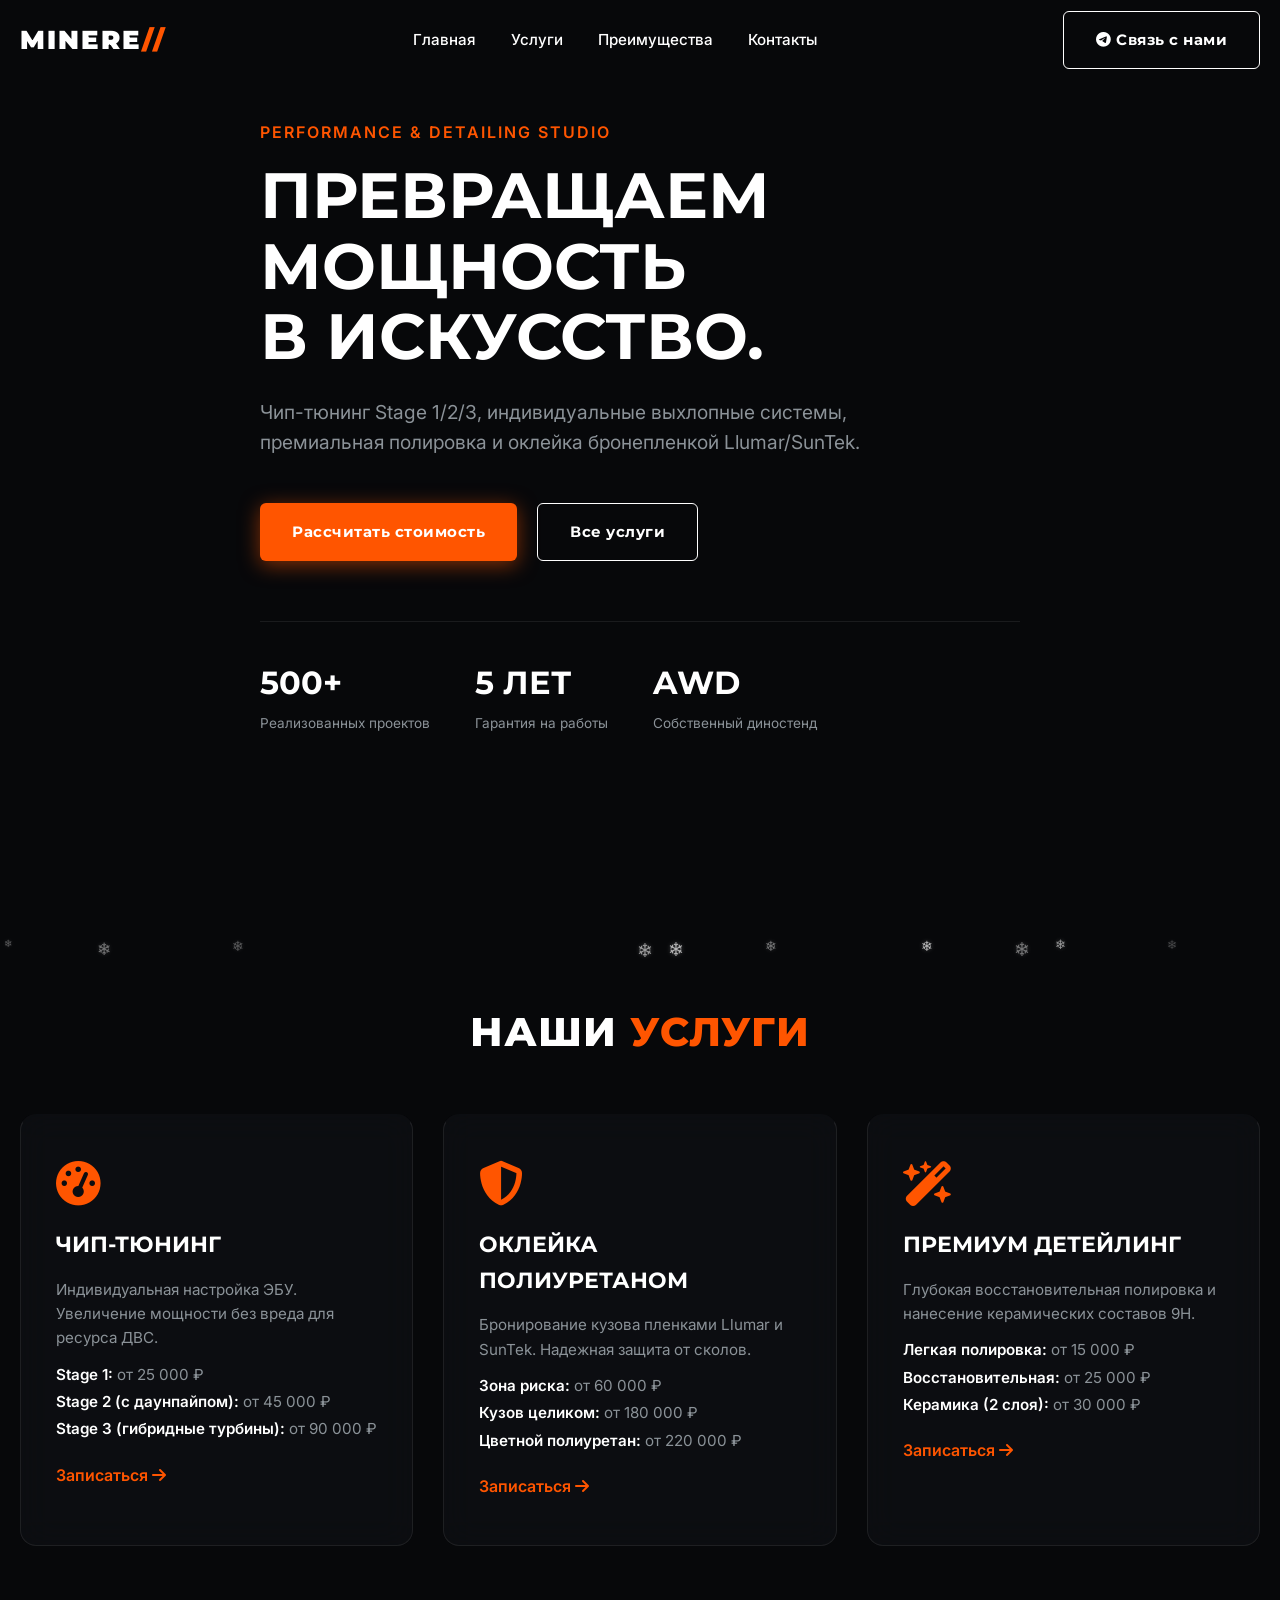
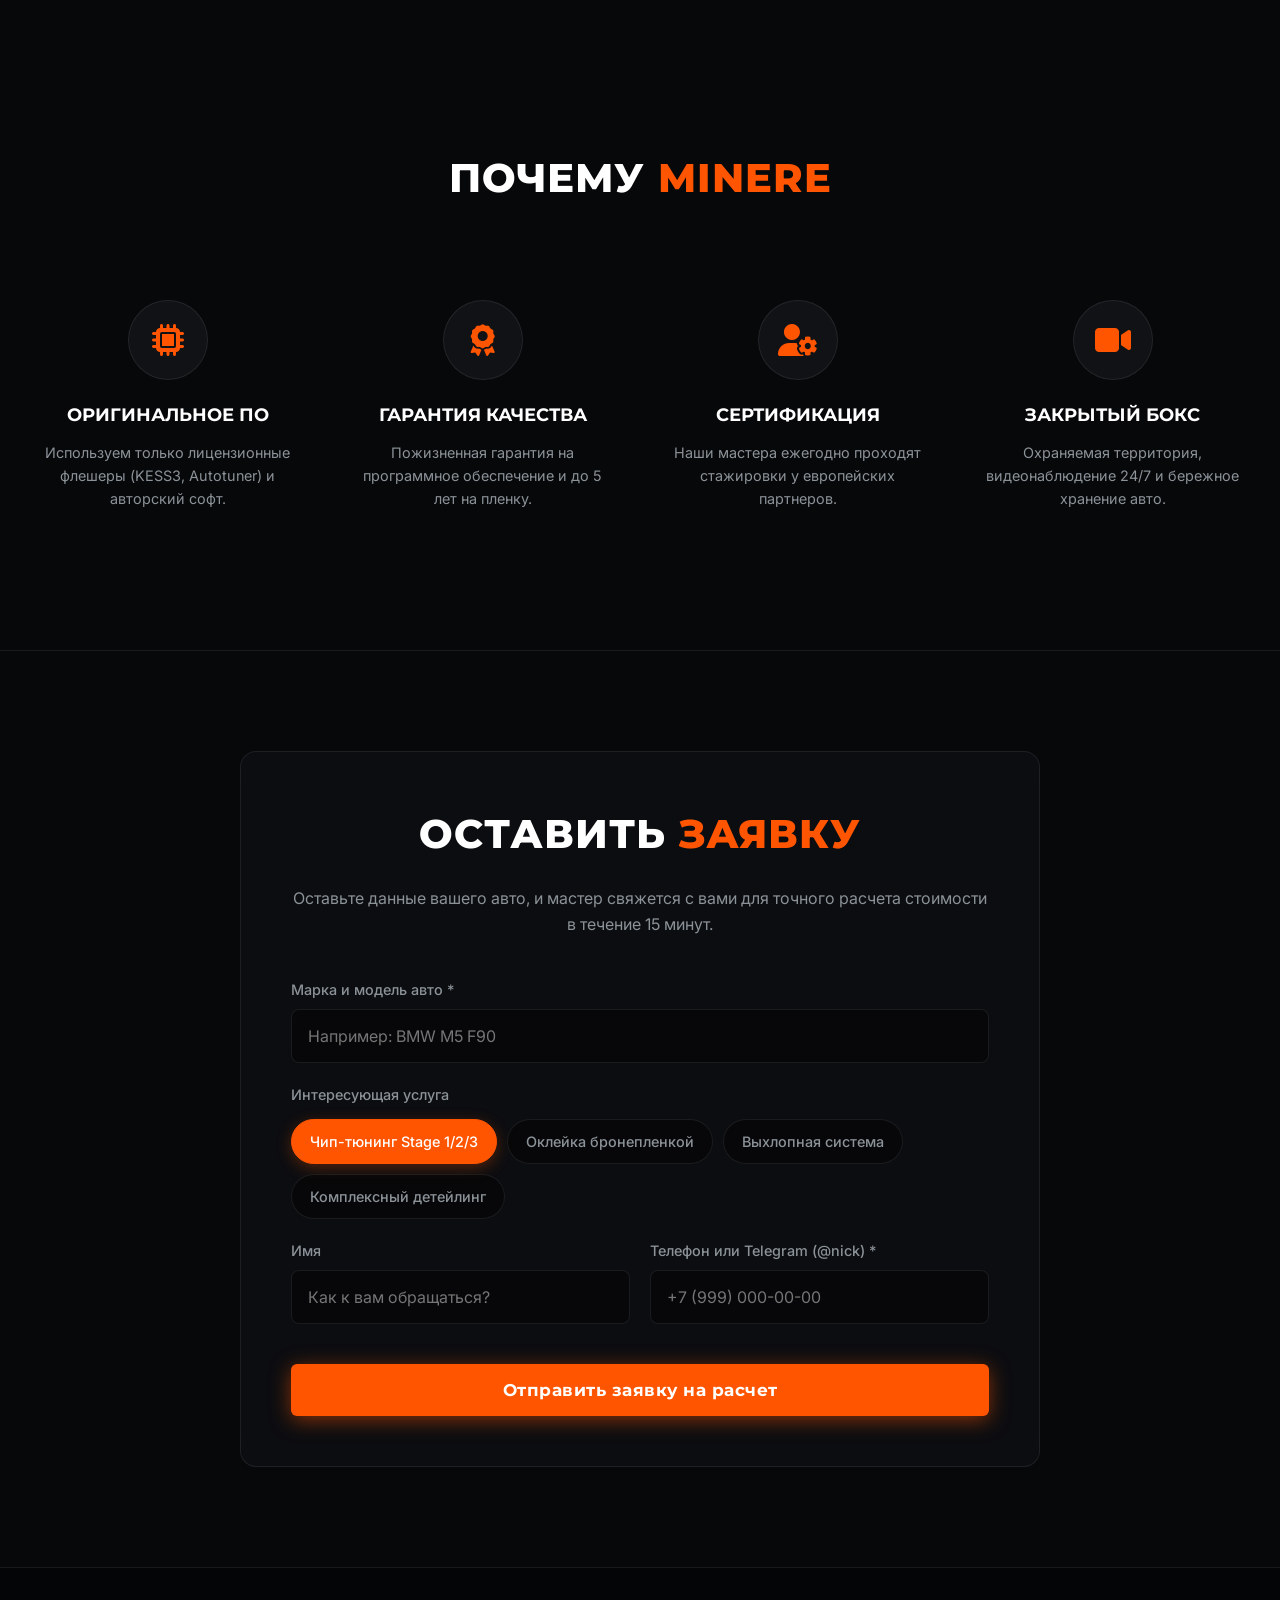
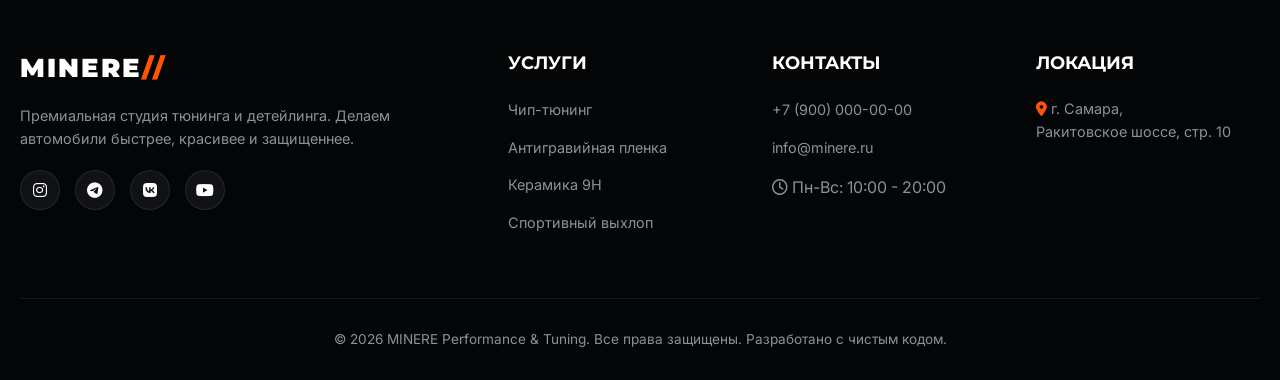
<file: index.html>
<!DOCTYPE html>
<html lang="ru">
<head>
    <meta charset="UTF-8">
    <meta name="viewport" content="width=device-width, initial-scale=1.0">
    <title>MINERE | Performance & Tuning</title>
    
    <link rel="preconnect" href="https://fonts.googleapis.com">
    <link rel="preconnect" href="https://fonts.gstatic.com" crossorigin>
    <link href="https://fonts.googleapis.com/css2?family=Inter:wght@300;400;500;600&family=Montserrat:wght@700;800;900&display=swap" rel="stylesheet">
    <link rel="stylesheet" href="https://cdnjs.cloudflare.com/ajax/libs/font-awesome/6.4.0/css/all.min.css">
    <link rel="icon" type="image/png" href="favicon.png">
    <link rel="apple-touch-icon" href="favicon.png">
    <link rel="stylesheet" href="style.css">
</head>
<body>

    <header id="header">
        <div class="container nav-container">
            <a href="osnova.html" class="logo">MINERE<span>//</span></a>
            <nav>
                <ul class="nav-links" id="nav-links">
    <li><a href="index.html">Главная</a></li>
    <li><a href="services.html">Услуги</a></li>
    <li><a href="advantages.html">Преимущества</a></li>
    <li><a href="contacts.html">Контакты</a></li>
</ul>
            </nav>
            <div class="header-actions">
                <a href="#booking" class="btn btn-outline"><i class="fa-brands fa-telegram"></i> &nbsp;Связь с нами</a>
                <i class="fa-solid fa-bars burger-menu" id="burger-menu"></i>
            </div>
        </div>
    </header>

    <main>
        <section class="hero" id="hero">
            <div class="container hero-content">
                <span class="hero-subtitle reveal">Performance & Detailing Studio</span>
                <h1 class="reveal" style="transition-delay: 0.1s;">Превращаем мощность<br>в <span>искусство</span>.</h1>
                <p class="reveal" style="transition-delay: 0.2s;">Чип-тюнинг Stage 1/2/3, индивидуальные выхлопные системы, премиальная полировка и оклейка бронепленкой Llumar/SunTek.</p>
                
                <div class="hero-buttons reveal" style="transition-delay: 0.3s;">
                    <a href="#booking" class="btn btn-primary">Рассчитать стоимость</a>
                    <a href="services.html" class="btn btn-outline">Все услуги</a>
                </div>

                <div class="hero-stats reveal" style="transition-delay: 0.4s;">
                    <div class="stat-item">
                        <h4>500+</h4>
                        <p>Реализованных проектов</p>
                    </div>
                    <div class="stat-item">
                        <h4>5 лет</h4>
                        <p>Гарантия на работы</p>
                    </div>
                    <div class="stat-item">
                        <h4>AWD</h4>
                        <p>Собственный диностенд</p>
                    </div>
                </div>
            </div>
        </section>

        <section class="section-padding" id="services">
            <div class="container">
                <h2 class="section-title reveal">Наши <span>Услуги</span></h2>
                
                <div class="services-grid">
                    <div class="service-card glass reveal">
                        <i class="fa-solid fa-gauge-high service-icon"></i>
                        <h3>Чип-Тюнинг</h3>
                        <p style="margin-bottom: 10px;">Индивидуальная настройка ЭБУ. Увеличение мощности без вреда для ресурса ДВС.</p>
                        <ul class="price-list">
                            <li><span>Stage 1:</span> от 25 000 ₽</li>
                            <li><span>Stage 2 (с даунпайпом):</span> от 45 000 ₽</li>
                            <li><span>Stage 3 (гибридные турбины):</span> от 90 000 ₽</li>
                        </ul>
                        <a href="#booking" class="service-link">Записаться <i class="fa-solid fa-arrow-right"></i></a>
                    </div>
                    
                    <div class="service-card glass reveal" style="transition-delay: 0.1s;">
                        <i class="fa-solid fa-shield-halved service-icon"></i>
                        <h3>Оклейка Полиуретаном</h3>
                        <p style="margin-bottom: 10px;">Бронирование кузова пленками Llumar и SunTek. Надежная защита от сколов.</p>
                        <ul class="price-list">
                            <li><span>Зона риска:</span> от 60 000 ₽</li>
                            <li><span>Кузов целиком:</span> от 180 000 ₽</li>
                            <li><span>Цветной полиуретан:</span> от 220 000 ₽</li>
                        </ul>
                        <a href="#booking" class="service-link">Записаться <i class="fa-solid fa-arrow-right"></i></a>
                    </div>

                    <div class="service-card glass reveal" style="transition-delay: 0.2s;">
                        <i class="fa-solid fa-wand-magic-sparkles service-icon"></i>
                        <h3>Премиум Детейлинг</h3>
                        <p style="margin-bottom: 10px;">Глубокая восстановительная полировка и нанесение керамических составов 9H.</p>
                        <ul class="price-list">
                            <li><span>Легкая полировка:</span> от 15 000 ₽</li>
                            <li><span>Восстановительная:</span> от 25 000 ₽</li>
                            <li><span>Керамика (2 слоя):</span> от 30 000 ₽</li>
                        </ul>
                        <a href="#booking" class="service-link">Записаться <i class="fa-solid fa-arrow-right"></i></a>
                    </div>
                </div>
            </div>
        </section>

        <section class="section-padding" id="advantages">
            <div class="container">
                <h2 class="section-title reveal">Почему <span>MINERE</span></h2>
                
                <div class="advantages-grid">
                    <div class="adv-card reveal">
                        <div class="adv-icon-wrap"><i class="fa-solid fa-microchip"></i></div>
                        <h4>Оригинальное ПО</h4>
                        <p>Используем только лицензионные флешеры (KESS3, Autotuner) и авторский софт.</p>
                    </div>
                    <div class="adv-card reveal" style="transition-delay: 0.1s;">
                        <div class="adv-icon-wrap"><i class="fa-solid fa-award"></i></div>
                        <h4>Гарантия Качества</h4>
                        <p>Пожизненная гарантия на программное обеспечение и до 5 лет на пленку.</p>
                    </div>
                    <div class="adv-card reveal" style="transition-delay: 0.2s;">
                        <div class="adv-icon-wrap"><i class="fa-solid fa-user-gear"></i></div>
                        <h4>Сертификация</h4>
                        <p>Наши мастера ежегодно проходят стажировки у европейских партнеров.</p>
                    </div>
                    <div class="adv-card reveal" style="transition-delay: 0.3s;">
                        <div class="adv-icon-wrap"><i class="fa-solid fa-video"></i></div>
                        <h4>Закрытый Бокс</h4>
                        <p>Охраняемая территория, видеонаблюдение 24/7 и бережное хранение авто.</p>
                    </div>
                </div>
            </div>
        </section>

        <!-- ФОРМА С ИНТЕГРАЦИЕЙ ТГ -->
        <section class="section-padding form-section" id="booking">
            <div class="container">
                <div class="form-wrapper glass reveal">
                    <h2 class="section-title" style="margin-bottom: 20px;">Оставить <span>Заявку</span></h2>
                    <p style="text-align: center; color: var(--text-muted); margin-bottom: 40px;">Оставьте данные вашего авто, и мастер свяжется с вами для точного расчета стоимости в течение 15 минут.</p>
                    
                    <form id="lead-form">
                        <div class="form-grid">
                            <div class="form-group full">
                                <label for="car">Марка и модель авто *</label>
                                <input type="text" id="car" class="form-control" placeholder="Например: BMW M5 F90" required>
                            </div>
                            
                            <div class="form-group full">
                                <label>Интересующая услуга</label>
                                <div class="chips-wrapper">
                                    <label class="chip-label">
                                        <input type="radio" name="service" value="Stage 1/2/3 Чип-тюнинг" checked>
                                        <span class="chip-text">Чип-тюнинг Stage 1/2/3</span>
                                    </label>
                                    <label class="chip-label">
                                        <input type="radio" name="service" value="Оклейка бронепленкой">
                                        <span class="chip-text">Оклейка бронепленкой</span>
                                    </label>
                                    <label class="chip-label">
                                        <input type="radio" name="service" value="Выхлопная система">
                                        <span class="chip-text">Выхлопная система</span>
                                    </label>
                                    <label class="chip-label">
                                        <input type="radio" name="service" value="Комплексный детейлинг">
                                        <span class="chip-text">Комплексный детейлинг</span>
                                    </label>
                                </div>
                            </div>

                            <div class="form-group">
                                <label for="client_name">Имя</label>
                                <input type="text" id="client_name" class="form-control" placeholder="Как к вам обращаться?">
                            </div>

                            <div class="form-group">
                                <label for="contact">Телефон или Telegram (@nick) *</label>
                                <input type="text" id="contact" class="form-control" placeholder="+7 (999) 000-00-00" required>
                            </div>
                        </div>
                        
                        <button type="submit" class="btn btn-primary btn-submit" id="submit-btn">Отправить заявку на расчет</button>
                        
                        <div class="form-success" id="form-success">
                            <i class="fa-solid fa-circle-check"></i> Заявка принята! Мы свяжемся с вами в течение 15 минут.
                        </div>
                        <div class="form-error" id="form-error">
                            <i class="fa-solid fa-triangle-exclamation"></i> Ошибка сети. Попробуйте еще раз.
                        </div>
                    </form>
                </div>
            </div>
        </section>
    </main>

    <footer id="footer">
        <div class="container">
            <div class="footer-grid">
                <div class="footer-col">
                    <a href="osnova.html" class="logo">MINERE<span>//</span></a>
                    <p>Премиальная студия тюнинга и детейлинга. Делаем автомобили быстрее, красивее и защищеннее.</p>
                    <div class="social-links">
                        <a href="#"><i class="fa-brands fa-instagram"></i></a>
                        <a href="#"><i class="fa-brands fa-telegram"></i></a>
                        <a href="#"><i class="fa-brands fa-vk"></i></a>
                        <a href="#"><i class="fa-brands fa-youtube"></i></a>
                    </div>
                </div>
                
                <div class="footer-col">
                    <h4>Услуги</h4>
                    <ul class="footer-links">
                        <li><a href="services.html">Чип-тюнинг</a></li>
                        <li><a href="services.html">Антигравийная пленка</a></li>
                        <li><a href="services.html">Керамика 9H</a></li>
                        <li><a href="services.html">Спортивный выхлоп</a></li>
                    </ul>
                </div>
                
                <div class="footer-col">
                    <h4>Контакты</h4>
                    <ul class="footer-links">
                        <li><a href="tel:+79000000000">+7 (900) 000-00-00</a></li>
                        <li><a href="mailto:info@minere.ru">info@minere.ru</a></li>
                        <li style="color: var(--text-muted); margin-top: 15px;"><i class="fa-regular fa-clock"></i> Пн-Вс: 10:00 - 20:00</li>
                    </ul>
                </div>

                <div class="footer-col">
                    <h4>Локация</h4>
                    <p><i class="fa-solid fa-location-dot" style="color: var(--accent);"></i> г. Самара,<br>Ракитовское шоссе, стр. 10</p>
                </div>
            </div>
            
            <div class="footer-bottom">
                <p>&copy; 2026 MINERE Performance & Tuning. Все права защищены. Разработано с чистым кодом.</p>
            </div>
        </div>
    </footer>

    <script src="script.js"></script>
</body>
</html>
</file>
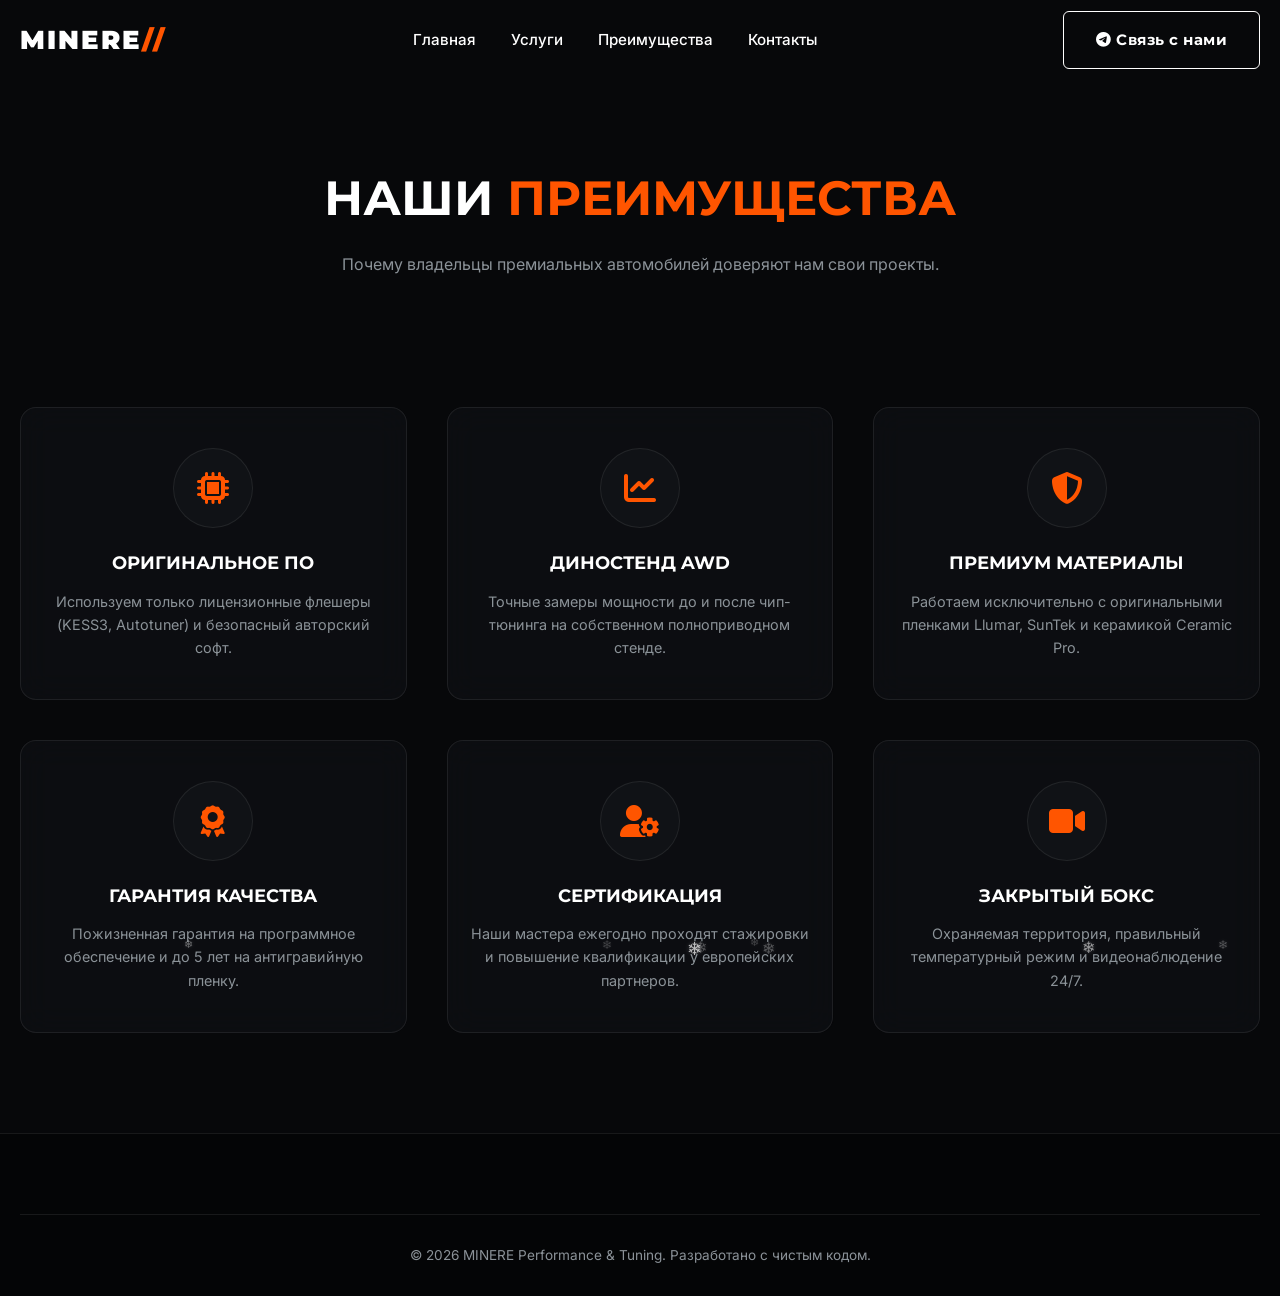
<file: advantages.html>
<!DOCTYPE html>
<html lang="ru">
<head>
    <meta charset="UTF-8">
    <meta name="viewport" content="width=device-width, initial-scale=1.0">
    <title>Преимущества | MINERE</title>
    <link rel="preconnect" href="https://fonts.googleapis.com">
    <link rel="preconnect" href="https://fonts.gstatic.com" crossorigin>
    <link href="https://fonts.googleapis.com/css2?family=Inter:wght@300;400;500;600&family=Montserrat:wght@700;800;900&display=swap" rel="stylesheet">
    <link rel="stylesheet" href="https://cdnjs.cloudflare.com/ajax/libs/font-awesome/6.4.0/css/all.min.css">
    <link rel="stylesheet" href="style.css">
</head>
<body>
    <header id="header" class="scrolled">
        <div class="container nav-container">
            <a href="index.html" class="logo">MINERE<span>//</span></a>
            <nav>
                <ul class="nav-links" id="nav-links">
                    <li><a href="index.html">Главная</a></li>
                    <li><a href="services.html">Услуги</a></li>
                    <li><a href="advantages.html">Преимущества</a></li>
                    <li><a href="contacts.html">Контакты</a></li>
                </ul>
            </nav>
            <div class="header-actions">
                <a href="booking.html" class="btn btn-outline"><i class="fa-brands fa-telegram"></i> &nbsp;Связь с нами</a>
                <i class="fa-solid fa-bars burger-menu" id="burger-menu"></i>
            </div>
        </div>
    </header>

    <main>
        <section class="inner-page-header reveal">
            <div class="container">
                <h1>Наши <span>Преимущества</span></h1>
                <p style="color: var(--text-muted); max-width: 600px; margin: 0 auto;">Почему владельцы премиальных автомобилей доверяют нам свои проекты.</p>
            </div>
        </section>

        <section class="section-padding">
            <div class="container">
                <div class="advantages-grid" style="grid-template-columns: repeat(auto-fit, minmax(300px, 1fr)); gap: 40px;">
                    <div class="adv-card glass reveal">
                        <div class="adv-icon-wrap"><i class="fa-solid fa-microchip"></i></div>
                        <h4>Оригинальное ПО</h4>
                        <p>Используем только лицензионные флешеры (KESS3, Autotuner) и безопасный авторский софт.</p>
                    </div>
                    <div class="adv-card glass reveal" style="transition-delay: 0.1s;">
                        <div class="adv-icon-wrap"><i class="fa-solid fa-chart-line"></i></div>
                        <h4>Диностенд AWD</h4>
                        <p>Точные замеры мощности до и после чип-тюнинга на собственном полноприводном стенде.</p>
                    </div>
                    <div class="adv-card glass reveal" style="transition-delay: 0.2s;">
                        <div class="adv-icon-wrap"><i class="fa-solid fa-shield-halved"></i></div>
                        <h4>Премиум материалы</h4>
                        <p>Работаем исключительно с оригинальными пленками Llumar, SunTek и керамикой Ceramic Pro.</p>
                    </div>
                    <div class="adv-card glass reveal" style="transition-delay: 0.3s;">
                        <div class="adv-icon-wrap"><i class="fa-solid fa-award"></i></div>
                        <h4>Гарантия Качества</h4>
                        <p>Пожизненная гарантия на программное обеспечение и до 5 лет на антигравийную пленку.</p>
                    </div>
                    <div class="adv-card glass reveal" style="transition-delay: 0.4s;">
                        <div class="adv-icon-wrap"><i class="fa-solid fa-user-gear"></i></div>
                        <h4>Сертификация</h4>
                        <p>Наши мастера ежегодно проходят стажировки и повышение квалификации у европейских партнеров.</p>
                    </div>
                    <div class="adv-card glass reveal" style="transition-delay: 0.5s;">
                        <div class="adv-icon-wrap"><i class="fa-solid fa-video"></i></div>
                        <h4>Закрытый Бокс</h4>
                        <p>Охраняемая территория, правильный температурный режим и видеонаблюдение 24/7.</p>
                    </div>
                </div>
            </div>
        </section>
    </main>

    <footer id="footer">
        <div class="container">
            <div class="footer-bottom">
                <p>&copy; 2026 MINERE Performance & Tuning. Разработано с чистым кодом.</p>
            </div>
        </div>
    </footer>
    <script src="script.js"></script>
</body>
</html>
</file>
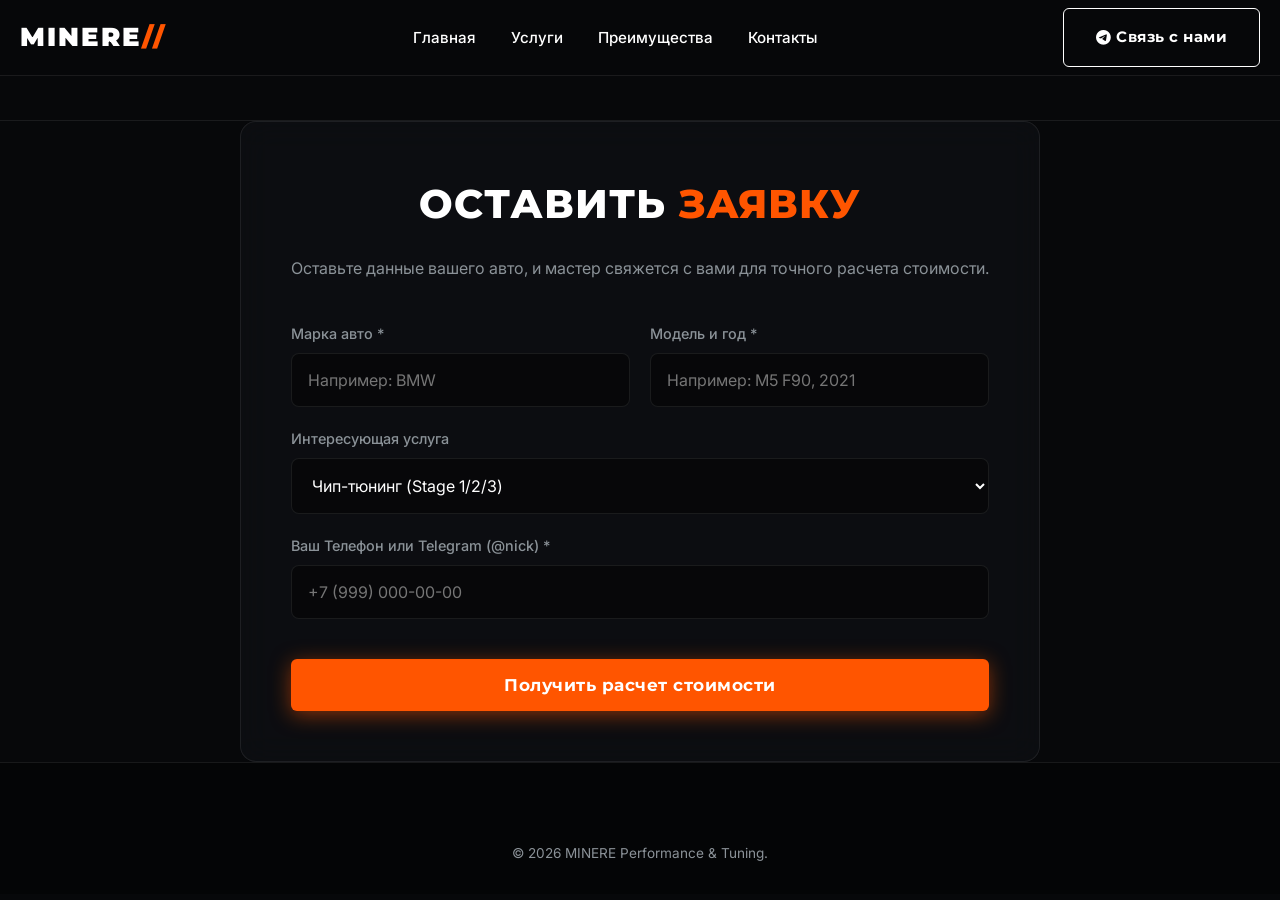
<file: booking.html>
<!DOCTYPE html>
<html lang="ru">
<head>
    <meta charset="UTF-8">
    <meta name="viewport" content="width=device-width, initial-scale=1.0">
    <title>Оставить заявку | MINERE</title>
    
    <link rel="preconnect" href="https://fonts.googleapis.com">
    <link rel="preconnect" href="https://fonts.gstatic.com" crossorigin>
    <link href="https://fonts.googleapis.com/css2?family=Inter:wght@300;400;500;600&family=Montserrat:wght@700;800;900&display=swap" rel="stylesheet">
    <link rel="stylesheet" href="https://cdnjs.cloudflare.com/ajax/libs/font-awesome/6.4.0/css/all.min.css">
    
    <!-- Подключаем твой единый файл стилей -->
    <link rel="stylesheet" href="style.css">
</head>
<body>

    <!-- ШАПКА -->
    <header id="header" class="scrolled">
        <div class="container nav-container">
            <a href="index.html" class="logo">MINERE<span>//</span></a>
            
            <nav>
              <ul class="nav-links" id="nav-links">
        <li><a href="index.html">Главная</a></li>
        <li><a href="services.html">Услуги</a></li>
        <li><a href="advantages.html">Преимущества</a></li>
        <li><a href="contacts.html">Контакты</a></li>
    </ul>
            </nav>

            <div class="header-actions">
                <a href="booking.html" class="btn btn-outline"><i class="fa-brands fa-telegram"></i> &nbsp;Связь с нами</a>
                <i class="fa-solid fa-bars burger-menu" id="burger-menu"></i>
            </div>
        </div>
    </header>

    <main style="padding-top: 120px; min-height: 80vh;">
        <!-- ФОРМА ЗАЯВКИ -->
        <section class="form-section" id="booking">
            <div class="container">
                <div class="form-wrapper glass reveal">
                    <h2 class="section-title" style="margin-bottom: 20px;">Оставить <span>Заявку</span></h2>
                    <p style="text-align: center; color: var(--text-muted); margin-bottom: 40px;">Оставьте данные вашего авто, и мастер свяжется с вами для точного расчета стоимости.</p>
                    
                    <form id="lead-form">
                        <div class="form-grid">
                            <div class="form-group">
                                <label for="brand">Марка авто *</label>
                                <input type="text" id="brand" class="form-control" placeholder="Например: BMW" required>
                            </div>
                            <div class="form-group">
                                <label for="model">Модель и год *</label>
                                <input type="text" id="model" class="form-control" placeholder="Например: M5 F90, 2021" required>
                            </div>
                            
                            <div class="form-group full">
                                <label for="service">Интересующая услуга</label>
                                <select id="service" class="form-control">
                                    <option value="chip">Чип-тюнинг (Stage 1/2/3)</option>
                                    <option value="wrap">Оклейка бронепленкой</option>
                                    <option value="detailing">Полировка и Керамика</option>
                                    <option value="exhaust">Выхлопная система</option>
                                    <option value="other">Комплексный проект / Другое</option>
                                </select>
                            </div>

                            <div class="form-group full">
                                <label for="contact">Ваш Телефон или Telegram (@nick) *</label>
                                <input type="text" id="contact" class="form-control" placeholder="+7 (999) 000-00-00" required>
                            </div>
                        </div>
                        
                        <button type="submit" class="btn btn-primary btn-submit" id="submit-btn">Получить расчет стоимости</button>
                        
                        <div class="form-success" id="form-success">
                            <i class="fa-solid fa-circle-check"></i> Заявка успешно отправлена!
                        </div>
                    </form>
                </div>
            </div>
        </section>
    </main>

    <!-- ПОДВАЛ -->
    <footer>
        <div class="container">
            <div class="footer-bottom" style="border-top: none; padding-top: 0;">
                <p>&copy; 2026 MINERE Performance & Tuning.</p>
            </div>
        </div>
    </footer>

    <!-- Твой скрипт (там уже есть логика формы и снег) -->
    <script src="script.js"></script>
</body>
</html>
</file>
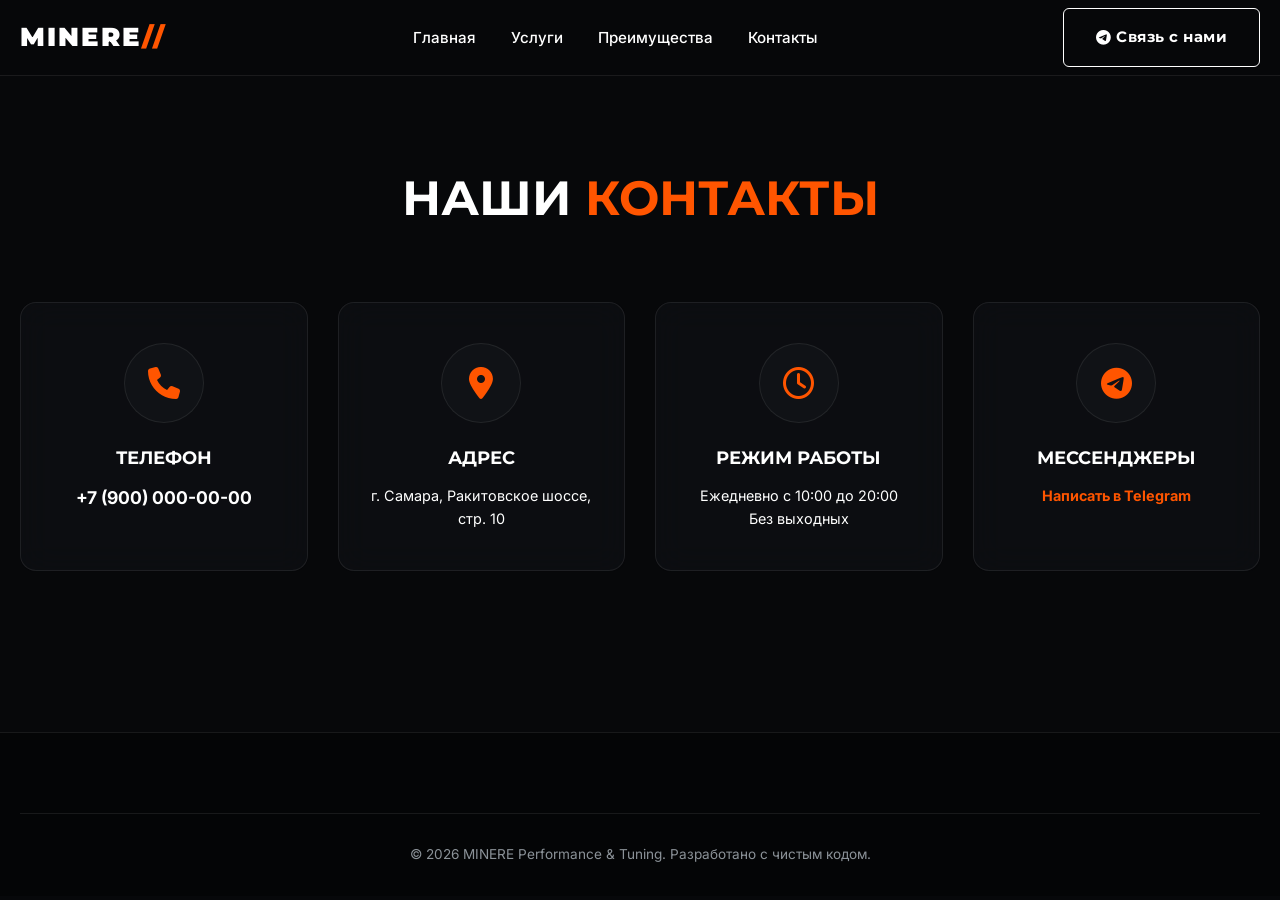
<file: contacts.html>
<!DOCTYPE html>
<html lang="ru">
<head>
    <meta charset="UTF-8">
    <meta name="viewport" content="width=device-width, initial-scale=1.0">
    <title>Контакты | MINERE</title>
    <link rel="preconnect" href="https://fonts.googleapis.com">
    <link rel="preconnect" href="https://fonts.gstatic.com" crossorigin>
    <link href="https://fonts.googleapis.com/css2?family=Inter:wght@300;400;500;600&family=Montserrat:wght@700;800;900&display=swap" rel="stylesheet">
    <link rel="stylesheet" href="https://cdnjs.cloudflare.com/ajax/libs/font-awesome/6.4.0/css/all.min.css">
    <link rel="stylesheet" href="style.css">
</head>
<body>
    <header id="header" class="scrolled">
        <div class="container nav-container">
            <a href="index.html" class="logo">MINERE<span>//</span></a>
            <nav>
                <ul class="nav-links" id="nav-links">
                    <li><a href="index.html">Главная</a></li>
                    <li><a href="services.html">Услуги</a></li>
                    <li><a href="advantages.html">Преимущества</a></li>
                    <li><a href="contacts.html">Контакты</a></li>
                </ul>
            </nav>
            <div class="header-actions">
                <a href="booking.html" class="btn btn-outline"><i class="fa-brands fa-telegram"></i> &nbsp;Связь с нами</a>
                <i class="fa-solid fa-bars burger-menu" id="burger-menu"></i>
            </div>
        </div>
    </header>

    <main>
        <section class="inner-page-header reveal">
            <div class="container">
                <h1>Наши <span>Контакты</span></h1>
            </div>
        </section>

        <section class="section-padding" style="padding-top: 20px; min-height: 50vh;">
            <div class="container">
                <div class="advantages-grid" style="grid-template-columns: repeat(auto-fit, minmax(250px, 1fr)); gap: 30px;">
                    <div class="adv-card glass reveal">
                        <div class="adv-icon-wrap"><i class="fa-solid fa-phone"></i></div>
                        <h4>Телефон</h4>
                        <p><a href="tel:+79000000000" style="color: var(--text-light); font-size: 1.1rem; font-weight: bold;">+7 (900) 000-00-00</a></p>
                    </div>
                    <div class="adv-card glass reveal" style="transition-delay: 0.1s;">
                        <div class="adv-icon-wrap"><i class="fa-solid fa-location-dot"></i></div>
                        <h4>Адрес</h4>
                        <p style="color: var(--text-light);">г. Самара, Ракитовское шоссе, стр. 10</p>
                    </div>
                    <div class="adv-card glass reveal" style="transition-delay: 0.2s;">
                        <div class="adv-icon-wrap"><i class="fa-regular fa-clock"></i></div>
                        <h4>Режим работы</h4>
                        <p style="color: var(--text-light);">Ежедневно с 10:00 до 20:00<br>Без выходных</p>
                    </div>
                    <div class="adv-card glass reveal" style="transition-delay: 0.3s;">
                        <div class="adv-icon-wrap"><i class="fa-brands fa-telegram"></i></div>
                        <h4>Мессенджеры</h4>
                        <p><a href="booking.html" style="color: var(--accent); font-weight: bold;">Написать в Telegram</a></p>
                    </div>
                </div>
            </div>
        </section>
    </main>

    <footer id="footer">
        <div class="container">
            <div class="footer-bottom">
                <p>&copy; 2026 MINERE Performance & Tuning. Разработано с чистым кодом.</p>
            </div>
        </div>
    </footer>
    <script src="script.js"></script>
</body>
</html>
</file>
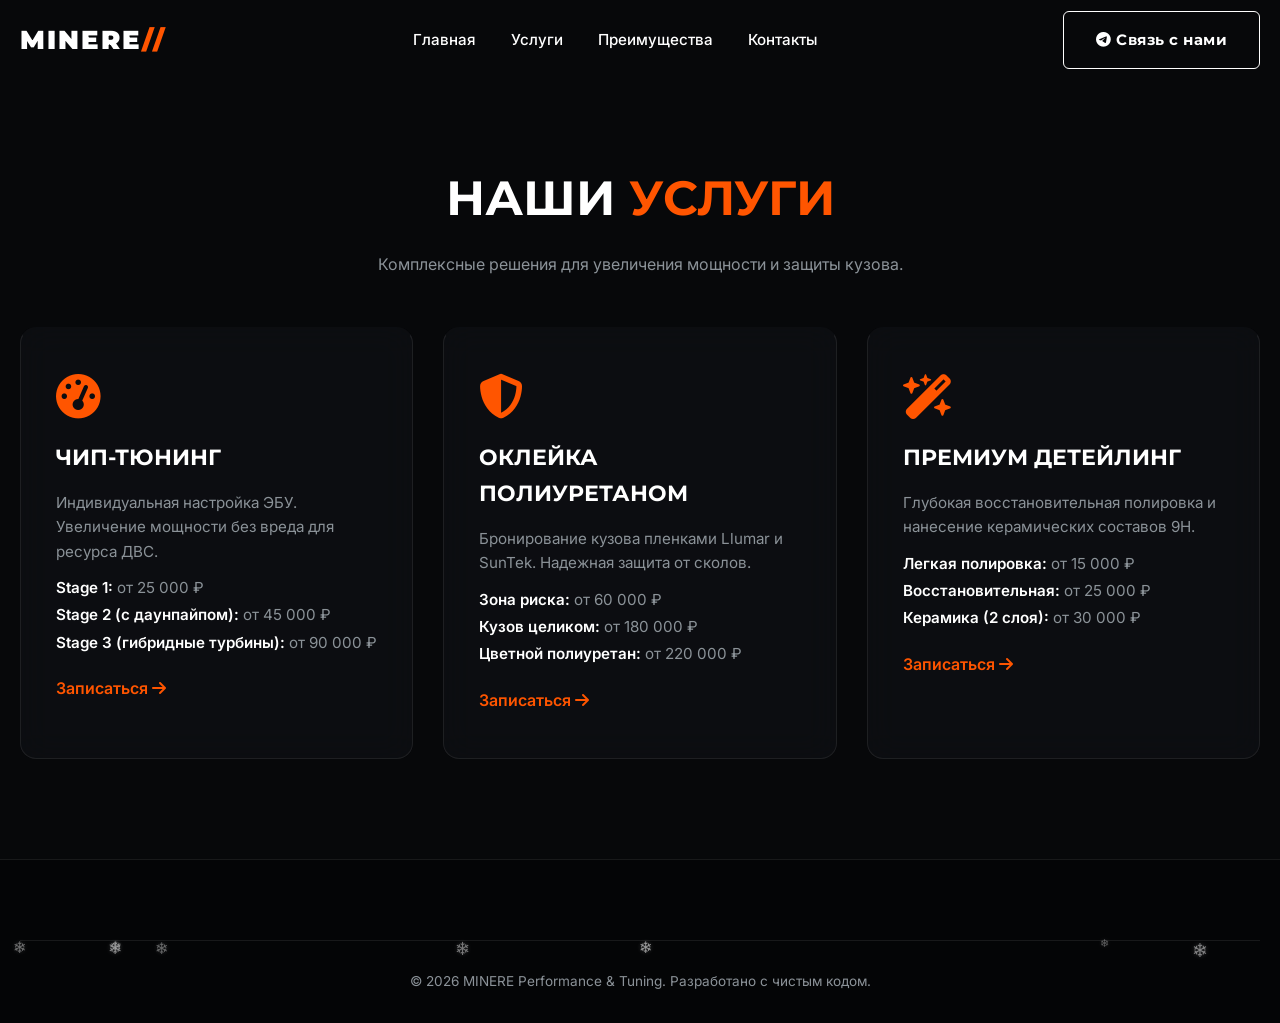
<file: services.html>
<!DOCTYPE html>
<html lang="ru">
<head>
    <meta charset="UTF-8">
    <meta name="viewport" content="width=device-width, initial-scale=1.0">
    <title>Услуги | MINERE</title>
    <link rel="preconnect" href="https://fonts.googleapis.com">
    <link rel="preconnect" href="https://fonts.gstatic.com" crossorigin>
    <link href="https://fonts.googleapis.com/css2?family=Inter:wght@300;400;500;600&family=Montserrat:wght@700;800;900&display=swap" rel="stylesheet">
    <link rel="stylesheet" href="https://cdnjs.cloudflare.com/ajax/libs/font-awesome/6.4.0/css/all.min.css">
    <link rel="stylesheet" href="style.css">
</head>
<body>
    <header id="header" class="scrolled">
        <div class="container nav-container">
            <a href="index.html" class="logo">MINERE<span>//</span></a>
            <nav>
                <ul class="nav-links" id="nav-links">
                    <li><a href="index.html">Главная</a></li>
                    <li><a href="services.html">Услуги</a></li>
                    <li><a href="advantages.html">Преимущества</a></li>
                    <li><a href="contacts.html">Контакты</a></li>
                </ul>
            </nav>
            <div class="header-actions">
                <a href="booking.html" class="btn btn-outline"><i class="fa-brands fa-telegram"></i> &nbsp;Связь с нами</a>
                <i class="fa-solid fa-bars burger-menu" id="burger-menu"></i>
            </div>
        </div>
    </header>

    <main>
        <section class="inner-page-header reveal">
            <div class="container">
                <h1>Наши <span>Услуги</span></h1>
                <p style="color: var(--text-muted); max-width: 600px; margin: 0 auto;">Комплексные решения для увеличения мощности и защиты кузова.</p>
            </div>
        </section>

        <section class="section-padding" style="padding-top: 20px;">
            <div class="container">
                <div class="services-grid">
                    <div class="service-card glass reveal">
                        <i class="fa-solid fa-gauge-high service-icon"></i>
                        <h3>Чип-Тюнинг</h3>
                        <p style="margin-bottom: 10px;">Индивидуальная настройка ЭБУ. Увеличение мощности без вреда для ресурса ДВС.</p>
                        <ul class="price-list">
                            <li><span>Stage 1:</span> от 25 000 ₽</li>
                            <li><span>Stage 2 (с даунпайпом):</span> от 45 000 ₽</li>
                            <li><span>Stage 3 (гибридные турбины):</span> от 90 000 ₽</li>
                        </ul>
                        <a href="booking.html" class="service-link">Записаться <i class="fa-solid fa-arrow-right"></i></a>
                    </div>
                    
                    <div class="service-card glass reveal" style="transition-delay: 0.1s;">
                        <i class="fa-solid fa-shield-halved service-icon"></i>
                        <h3>Оклейка Полиуретаном</h3>
                        <p style="margin-bottom: 10px;">Бронирование кузова пленками Llumar и SunTek. Надежная защита от сколов.</p>
                        <ul class="price-list">
                            <li><span>Зона риска:</span> от 60 000 ₽</li>
                            <li><span>Кузов целиком:</span> от 180 000 ₽</li>
                            <li><span>Цветной полиуретан:</span> от 220 000 ₽</li>
                        </ul>
                        <a href="booking.html" class="service-link">Записаться <i class="fa-solid fa-arrow-right"></i></a>
                    </div>

                    <div class="service-card glass reveal" style="transition-delay: 0.2s;">
                        <i class="fa-solid fa-wand-magic-sparkles service-icon"></i>
                        <h3>Премиум Детейлинг</h3>
                        <p style="margin-bottom: 10px;">Глубокая восстановительная полировка и нанесение керамических составов 9H.</p>
                        <ul class="price-list">
                            <li><span>Легкая полировка:</span> от 15 000 ₽</li>
                            <li><span>Восстановительная:</span> от 25 000 ₽</li>
                            <li><span>Керамика (2 слоя):</span> от 30 000 ₽</li>
                        </ul>
                        <a href="booking.html" class="service-link">Записаться <i class="fa-solid fa-arrow-right"></i></a>
                    </div>
                </div>
            </div>
        </section>
    </main>

    <footer id="footer">
        <div class="container">
            <div class="footer-bottom">
                <p>&copy; 2026 MINERE Performance & Tuning. Разработано с чистым кодом.</p>
            </div>
        </div>
    </footer>
    <script src="script.js"></script>
</body>
</html>
</file>
<file: style.css>
/* =========================================
   1. ПЕРЕМЕННЫЕ И БАЗА
   ========================================= */
:root {
    --bg-main: #07080a;
    --bg-card: rgba(15, 17, 21, 0.7);
    --bg-solid: #101216;
    --accent: #ff5500;
    --accent-glow: rgba(255, 85, 0, 0.5);
    --text-light: #ffffff;
    --text-muted: #8b9298;
    --border-glass: rgba(255, 255, 255, 0.08);
    --transition: all 0.3s cubic-bezier(0.25, 0.8, 0.25, 1);
    --radius: 16px;
}

* { margin: 0; padding: 0; box-sizing: border-box; }
html { scroll-behavior: smooth; overflow-x: hidden; }
body {
    font-family: 'Inter', sans-serif;
    background-color: var(--bg-main);
    color: var(--text-light);
    line-height: 1.6;
    overflow-x: hidden;
    position: relative;
}
h1, h2, h3, h4 { font-family: 'Montserrat', sans-serif; text-transform: uppercase; }
a { text-decoration: none; color: inherit; }
ul { list-style: none; }

.container { width: 100%; max-width: 1280px; margin: 0 auto; padding: 0 20px; }
.section-padding { padding: 100px 0; }
.section-title { text-align: center; font-size: 2.5rem; margin-bottom: 50px; font-weight: 800; letter-spacing: 1px; }
.section-title span { color: var(--accent); }
.glass { background: var(--bg-card); backdrop-filter: blur(16px); -webkit-backdrop-filter: blur(16px); border: 1px solid var(--border-glass); border-radius: var(--radius); }

/* =========================================
   2. КНОПКИ
   ========================================= */
.btn {
    display: inline-flex; align-items: center; justify-content: center; padding: 16px 32px;
    font-family: 'Montserrat', sans-serif; font-weight: 700; font-size: 0.95rem;
    border-radius: 6px; cursor: pointer; transition: var(--transition); border: none; letter-spacing: 0.5px; position: relative; z-index: 10;
}
.btn-primary { background-color: var(--accent); color: #fff; box-shadow: 0 4px 20px var(--accent-glow); }
.btn-primary:hover:not(:disabled) { transform: translateY(-2px); box-shadow: 0 8px 25px var(--accent-glow); background-color: #ff6a22; }
.btn-primary:disabled { background: #444; color: #888; cursor: not-allowed; box-shadow: none; transform: none; }
.btn-outline { background: transparent; border: 1px solid var(--text-light); color: var(--text-light); }
.btn-outline:hover { background: rgba(255, 255, 255, 0.1); transform: translateY(-2px); }

/* =========================================
   3. АНИМАЦИИ И СНЕГ
   ========================================= */
.reveal { opacity: 0; transform: translateY(40px); transition: all 0.8s ease-out; }
.reveal.active { opacity: 1; transform: translateY(0); }
.snowflake {
    position: fixed; top: -10px; color: #ffffff; user-select: none; z-index: 9999;
    pointer-events: none; animation: fall linear forwards; text-shadow: 0 0 5px rgba(255, 255, 255, 0.4);
}
@keyframes fall { to { transform: translateY(105vh) rotate(360deg); } }

/* =========================================
   4. ШАПКА
   ========================================= */
header { position: fixed; top: 0; left: 0; width: 100%; z-index: 1000; transition: var(--transition); border-bottom: 1px solid transparent; }
header.scrolled { background: rgba(7, 8, 10, 0.95); backdrop-filter: blur(12px); border-bottom: 1px solid var(--border-glass); padding: 5px 0; }
.nav-container { display: flex; justify-content: space-between; align-items: center; height: 80px; transition: height 0.3s ease; }
header.scrolled .nav-container { height: 65px; }
.logo { font-family: 'Montserrat', sans-serif; font-size: 1.6rem; font-weight: 900; letter-spacing: 2px; }
.logo span { color: var(--accent); }
.nav-links { display: flex; gap: 35px; }
.nav-links a { font-size: 0.95rem; font-weight: 500; transition: color 0.3s ease; }
.nav-links a:hover { color: var(--accent); }
.header-actions { display: flex; align-items: center; gap: 20px; }
.burger-menu { display: none; font-size: 1.6rem; cursor: pointer; color: var(--text-light); }

/* =========================================
   5. ГЛАВНЫЙ ЭКРАН
   ========================================= */
.hero { position: relative; height: 100vh; min-height: 750px; display: flex; align-items: center; background: url('https://images.unsplash.com/photo-1503376780353-7e6692767b70?auto=format&fit=crop&w=1920&q=80') center/cover no-repeat; }
.hero::before { content: ''; position: absolute; top: 0; left: 0; width: 100%; height: 100%; background: linear-gradient(90deg, rgba(7,8,10,0.95) 0%, rgba(7,8,10,0.7) 50%, rgba(7,8,10,0.35) 100%); }
.hero-content { position: relative; z-index: 2; max-width: 800px; }
.hero-subtitle { color: var(--accent); font-weight: 600; letter-spacing: 2px; text-transform: uppercase; margin-bottom: 15px; display: block; }
.hero h1 { font-size: 4rem; line-height: 1.1; margin-bottom: 25px; }
.hero p { font-size: 1.2rem; color: var(--text-muted); margin-bottom: 45px; max-width: 600px; }
.hero-buttons { display: flex; gap: 20px; margin-bottom: 60px; }
.hero-stats { display: flex; gap: 45px; border-top: 1px solid var(--border-glass); padding-top: 35px; }
.stat-item h4 { font-size: 2rem; color: var(--text-light); margin-bottom: 5px; }
.stat-item p { font-size: 0.85rem; color: var(--text-muted); }

/* =========================================
   6. УСЛУГИ
   ========================================= */
.services-grid { display: grid; grid-template-columns: repeat(auto-fit, minmax(320px, 1fr)); gap: 30px; }
.service-card { padding: 45px 35px; transition: var(--transition); border-top: 3px solid transparent; }
.service-card:hover { transform: translateY(-10px); border-top-color: var(--accent); background: rgba(30, 34, 43, 0.85); }
.service-icon { font-size: 2.8rem; color: var(--accent); margin-bottom: 20px; display: inline-block; }
.service-card h3 { font-size: 1.4rem; margin-bottom: 15px; }
.service-card p { color: var(--text-muted); font-size: 0.95rem; }
.price-list { margin-bottom: 20px; color: var(--text-muted); font-size: 0.95rem; line-height: 1.8; }
.price-list span { color: var(--text-light); font-weight: 600; }
.service-link { color: var(--accent); font-weight: 600; transition: var(--transition); }
.service-link:hover { color: #ff6a22; }

/* =========================================
   7. ПРЕИМУЩЕСТВА
   ========================================= */
.advantages-grid { display: grid; grid-template-columns: repeat(4, 1fr); gap: 20px; }
.adv-card { text-align: center; padding: 40px 20px; }
.adv-icon-wrap { width: 80px; height: 80px; background: var(--bg-solid); border: 1px solid var(--border-glass); border-radius: 50%; display: flex; align-items: center; justify-content: center; margin: 0 auto 20px; font-size: 2rem; color: var(--accent); transition: var(--transition); }
.adv-card:hover .adv-icon-wrap { background: var(--accent); color: #fff; transform: scale(1.1); }
.adv-card h4 { font-size: 1.15rem; margin-bottom: 12px; }
.adv-card p { font-size: 0.9rem; color: var(--text-muted); }

/* =========================================
   8. ФОРМА ЗАЯВКИ С ЧИПАМИ УСЛУГ
   ========================================= */
.form-section { position: relative; border-top: 1px solid var(--border-glass); }
.form-wrapper { position: relative; z-index: 2; max-width: 800px; margin: 0 auto; padding: 50px; }
.form-grid { display: grid; grid-template-columns: 1fr 1fr; gap: 20px; margin-bottom: 25px; }
.form-group { display: flex; flex-direction: column; gap: 8px; }
.form-group.full { grid-column: 1 / -1; }
.form-group label { font-size: 0.9rem; color: var(--text-muted); font-weight: 500; }

.form-control {
    background: rgba(0, 0, 0, 0.4); border: 1px solid var(--border-glass); padding: 16px;
    border-radius: 8px; color: var(--text-light); font-family: inherit; font-size: 1rem; transition: var(--transition);
}
.form-control:focus { outline: none; border-color: var(--accent); box-shadow: 0 0 12px rgba(255, 85, 0, 0.2); }

/* Чипы выбора услуг */
.chips-wrapper { display: flex; flex-wrap: wrap; gap: 10px; margin-top: 5px; }
.chip-label { cursor: pointer; }
.chip-label input { display: none; }
.chip-text {
    display: inline-block; padding: 10px 18px; background: rgba(0, 0, 0, 0.4);
    border: 1px solid var(--border-glass); border-radius: 30px; font-size: 0.9rem;
    color: var(--text-muted); transition: var(--transition); user-select: none;
}
.chip-label input:checked + .chip-text {
    background: var(--accent); border-color: var(--accent); color: #fff;
    box-shadow: 0 4px 15px rgba(255, 85, 0, 0.3);
}

.btn-submit { width: 100%; margin-top: 15px; font-size: 1.05rem; }

/* Уведомления */
.form-success, .form-error { display: none; padding: 15px; border-radius: 8px; text-align: center; margin-top: 20px; font-weight: 600; }
.form-success { background: rgba(46, 213, 115, 0.1); border: 1px solid #2ed573; color: #2ed573; }
.form-error { background: rgba(255, 71, 87, 0.1); border: 1px solid #ff4757; color: #ff4757; }

/* =========================================
   9. ПОДВАЛ (FOOTER)
   ========================================= */
footer { background: #040506; padding: 80px 0 30px; border-top: 1px solid var(--border-glass); }
.footer-grid { display: grid; grid-template-columns: 2fr 1fr 1fr 1fr; gap: 40px; margin-bottom: 50px; }
.footer-col p { color: var(--text-muted); margin-top: 15px; font-size: 0.9rem; }
.footer-col h4 { margin-bottom: 20px; font-size: 1.15rem; }
.footer-links li { margin-bottom: 12px; }
.footer-links a { color: var(--text-muted); transition: color 0.3s; font-size: 0.9rem; }
.footer-links a:hover { color: var(--accent); }
.social-links { display: flex; gap: 15px; margin-top: 20px; }
.social-links a { width: 40px; height: 40px; border-radius: 50%; background: var(--bg-solid); border: 1px solid var(--border-glass); display: flex; align-items: center; justify-content: center; color: var(--text-light); transition: var(--transition); }
.social-links a:hover { background: var(--accent); transform: translateY(-3px); }
.footer-bottom { text-align: center; padding-top: 30px; border-top: 1px solid var(--border-glass); color: var(--text-muted); font-size: 0.85rem; }

/* =========================================
   10. МОБИЛЬНАЯ АДАПТАЦИЯ (ПОЛНЫЙ ФИКС)
   ========================================= */

@media (max-width: 1024px) {
    .hero h1 { font-size: 3rem; }
    .advantages-grid { grid-template-columns: repeat(2, 1fr); }
    .footer-grid { grid-template-columns: 1fr 1fr; }
}

@media (max-width: 768px) {
    /* 1. Отступ и размеры первого экрана */
    .hero {
        height: auto;
        min-height: 100vh;
        padding-top: 110px; /* Отодвигаем контент из-под шапки */
        padding-bottom: 60px;
        align-items: flex-start;
        @media (max-width: 768px) {
    /* 1. Карточки преимуществ в 1 колонку */
    .advantages-grid {
        grid-template-columns: 1fr !important;
        gap: 20px;
    }

    .adv-card {
        padding: 30px 20px;
        width: 100%;
    }

    .adv-card h4 {
        font-size: 1.2rem;
        word-break: normal;
    }

    .adv-card p {
        font-size: 0.95rem;
        line-height: 1.5;
        max-width: 320px;
        margin: 0 auto; /* Текст ровно по центру */
    }

    /* 2. Карточки услуг тоже строго в 1 колонку */
    .services-grid {
        grid-template-columns: 1fr !important;
        gap: 20px;
    }

    /* 3. Защита от любого горизонтального вылета за края экрана */
    html, body {
        overflow-x: hidden;
        max-width: 100vw;
    }
}
    }

    .hero-subtitle {
        font-size: 0.8rem;
        margin-bottom: 10px;
    }

    .hero h1 {
        font-size: 2rem; /* Оптимальный размер под экран телефона */
        line-height: 1.2;
        margin-bottom: 15px;
    }

    .hero p {
        font-size: 0.95rem;
        margin-bottom: 30px;
    }

    .hero-buttons {
        flex-direction: column;
        gap: 12px;
        margin-bottom: 40px;
    }

    .hero-buttons .btn {
        width: 100%; /* Кнопки во всю ширину экрана для удобного тапа */
        padding: 14px;
    }

    .hero-stats {
        flex-direction: column;
        gap: 15px;
        border-top: 1px solid var(--border-glass);
        padding-top: 25px;
    }

    .stat-item h4 { font-size: 1.6rem; }

    /* 2. Рабочее мобильное выпадающее меню */
    .header-actions .btn { display: none; }
    .burger-menu { 
        display: block; 
        z-index: 1001; 
        font-size: 1.5rem;
    }

    .nav-links {
        display: flex;
        flex-direction: column;
        justify-content: center;
        align-items: center;
        gap: 25px;
        position: fixed;
        top: 0;
        left: 0;
        width: 100%;
        height: 100vh;
        background: rgba(7, 8, 10, 0.98);
        backdrop-filter: blur(20px);
        -webkit-backdrop-filter: blur(20px);
        transform: translateY(-100%); /* Прячем вверх */
        transition: transform 0.4s cubic-bezier(0.25, 0.8, 0.25, 1);
        z-index: 999;
    }

    .nav-links.active {
        transform: translateY(0); /* Плавно выезжает на весь экран при клике */
    }

    .nav-links a {
        font-size: 1.3rem;
        font-weight: 700;
        font-family: 'Montserrat', sans-serif;
    }

    /* 3. Сетка и формы */
    .section-padding { padding: 60px 0; }
    .section-title { font-size: 1.8rem; margin-bottom: 30px; }
    .form-grid { grid-template-columns: 1fr; }
    .form-wrapper { padding: 25px 15px; }
    .chips-wrapper { justify-content: flex-start; }
    .chip-text { font-size: 0.8rem; padding: 8px 14px; }
    .footer-grid { grid-template-columns: 1fr; text-align: center; gap: 30px; }
    .social-links { justify-content: center; }
}
/* =========================================
   11. СТИЛИ ДЛЯ ВНУТРЕННИХ СТРАНИЦ
   ========================================= */
.inner-page-header {
    padding: 160px 0 30px;
    text-align: center;
}
.inner-page-header h1 {
    font-size: 3rem;
    margin-bottom: 15px;
}
.inner-page-header span {
    color: var(--accent);
}
@media (max-width: 768px) {
    .inner-page-header { padding: 120px 0 20px; }
    .inner-page-header h1 { font-size: 2.2rem; }
}
</file>
